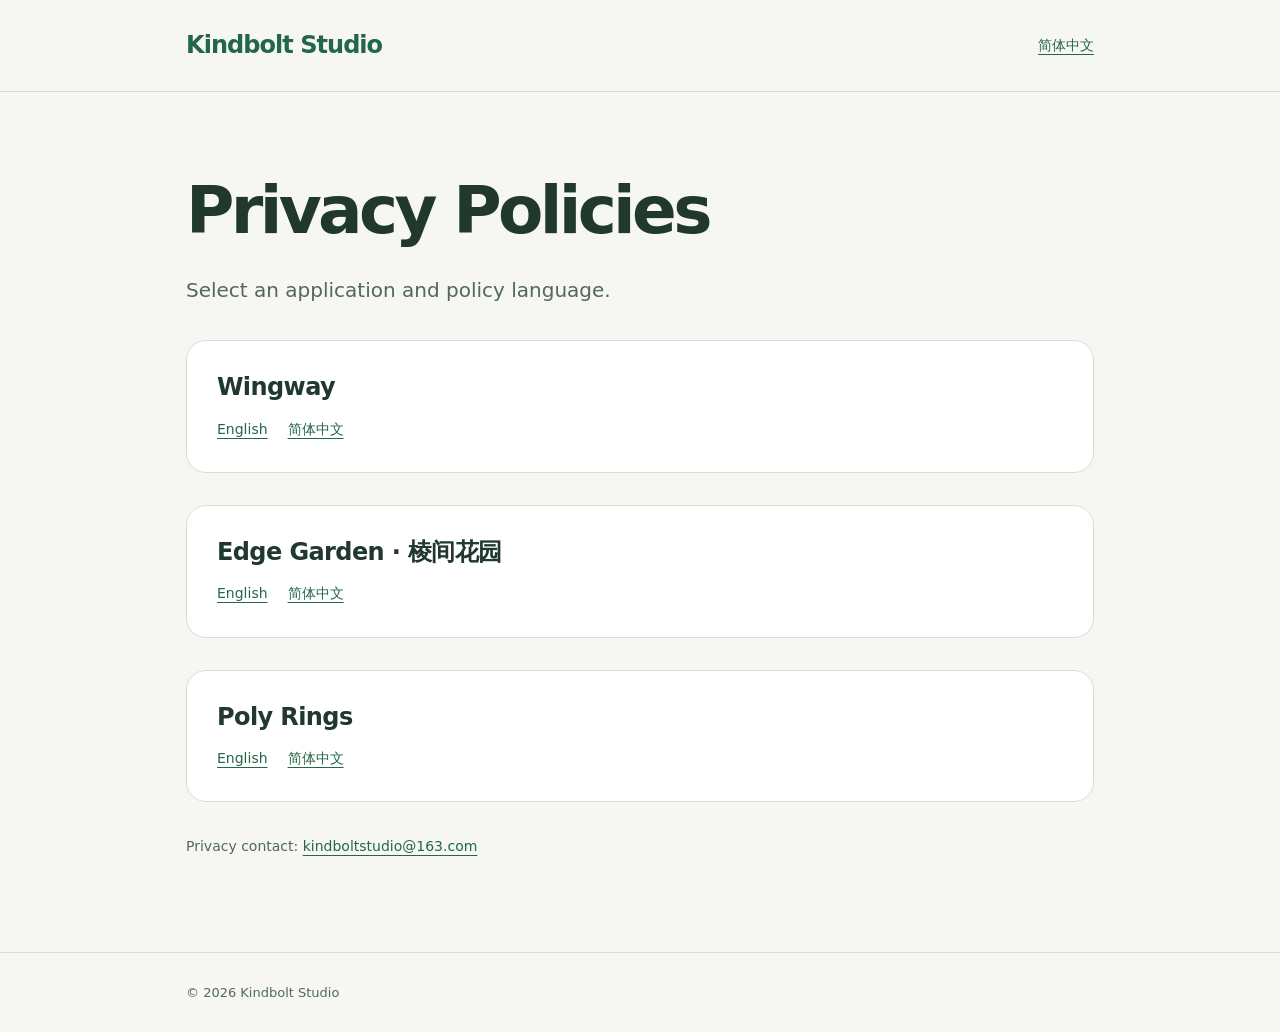
<file: index.html>
<!doctype html>
<html lang="en">
<head>
  <meta charset="utf-8">
  <meta name="viewport" content="width=device-width, initial-scale=1">
  <meta name="description" content="Privacy policies for Kindbolt Studio applications in English and Chinese.">
  <title>Privacy Policies | Kindbolt Studio</title>
  <link rel="stylesheet" href="assets/style.css">
</head>
<body>
  <header><div class="wrap"><nav aria-label="Main navigation">
    <a class="brand" href="index.html">Kindbolt Studio</a>
    <div class="links"><a href="zh.html" lang="zh-CN">简体中文</a></div>
  </nav></div></header>
  <main><div class="wrap">
    <h1>Privacy Policies</h1>
    <p class="intro">Select an application and policy language.</p>
    <article class="card">
      <h2>Wingway</h2>
      <div class="links" aria-label="Wingway privacy policy languages">
        <a href="privacy/wingway/" lang="en">English</a>
        <a href="privacy/wingway/zh.html" lang="zh-CN">简体中文</a>
      </div>
    </article>
    <article class="card">
      <h2>Edge Garden · 棱间花园</h2>
      <div class="links" aria-label="Edge Garden privacy policy languages">
        <a href="privacy/edge-garden/" lang="en">English</a>
        <a href="privacy/edge-garden/zh.html" lang="zh-CN">简体中文</a>
      </div>
    </article>
    <article class="card">
      <h2>Poly Rings</h2>
      <div class="links" aria-label="Poly Rings privacy policy languages">
        <a href="privacy/poly-rings/" lang="en">English</a>
        <a href="privacy/poly-rings/zh.html" lang="zh-CN">简体中文</a>
      </div>
    </article>
    <p class="meta">Privacy contact: <a href="mailto:kindboltstudio@163.com">kindboltstudio@163.com</a></p>
  </div></main>
  <footer><div class="wrap">© 2026 Kindbolt Studio</div></footer>
</body>
</html>
</file>
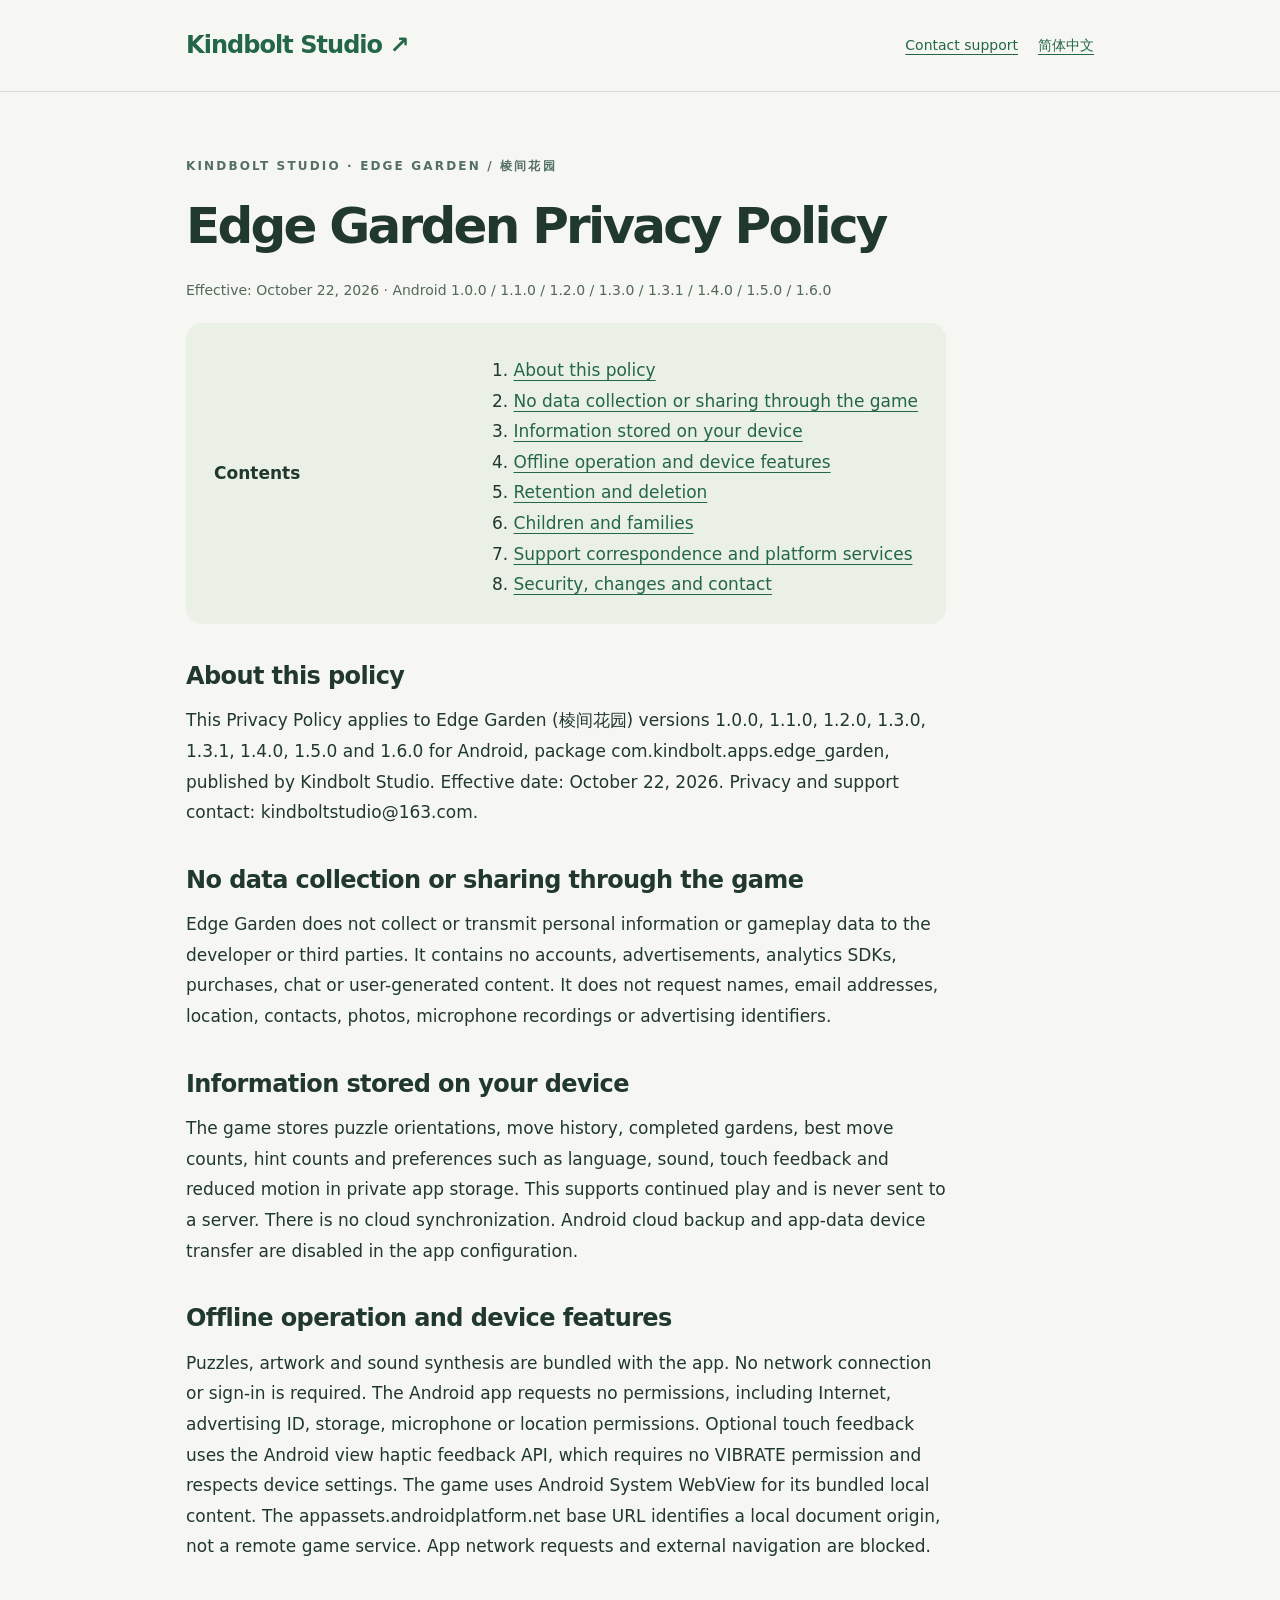
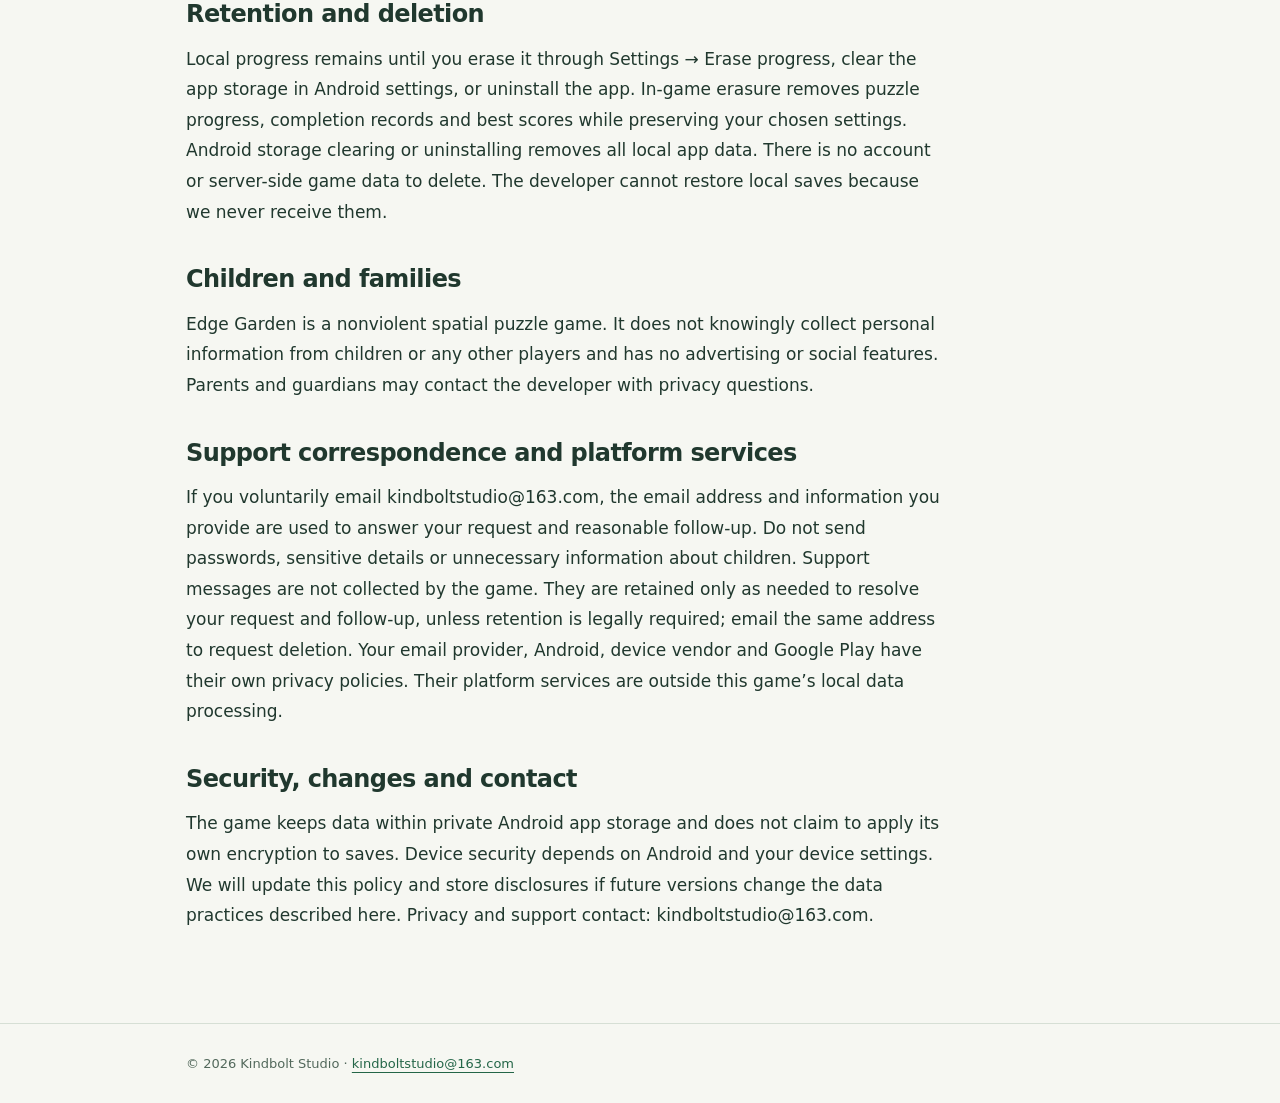
<file: privacy/edge-garden/index.html>
<!doctype html>
<html lang="en"><head><meta charset="utf-8"><meta name="viewport" content="width=device-width, initial-scale=1"><meta name="description" content="Edge Garden Privacy Policy — Kindbolt Studio"><title>Edge Garden Privacy Policy | Kindbolt Studio</title><link rel="stylesheet" href="../../assets/style.css"></head><body><header><div class="wrap"><nav aria-label="Main navigation"><a class="brand" href="../../index.html">Kindbolt Studio ↗</a><div class="links"><a href="mailto:kindboltstudio@163.com">Contact support</a><a href="zh.html" lang="zh-CN">简体中文</a></div></nav></div></header><main><div class="wrap"><article class="policy"><p class="eyebrow">Kindbolt Studio · Edge Garden / 棱间花园</p><h1>Edge Garden Privacy Policy</h1><p class="meta">Effective: October 22, 2026 · Android 1.0.0 / 1.1.0 / 1.2.0 / 1.3.0 / 1.3.1 / 1.4.0 / 1.5.0 / 1.6.0</p><nav class="toc" aria-label="Policy contents"><strong>Contents</strong><ol><li><a href="#section-1">About this policy</a></li><li><a href="#section-2">No data collection or sharing through the game</a></li><li><a href="#section-3">Information stored on your device</a></li><li><a href="#section-4">Offline operation and device features</a></li><li><a href="#section-5">Retention and deletion</a></li><li><a href="#section-6">Children and families</a></li><li><a href="#section-7">Support correspondence and platform services</a></li><li><a href="#section-8">Security, changes and contact</a></li></ol></nav><section id="section-1"><h2>About this policy</h2><p>This Privacy Policy applies to Edge Garden (棱间花园) versions 1.0.0, 1.1.0, 1.2.0, 1.3.0, 1.3.1, 1.4.0, 1.5.0 and 1.6.0 for Android, package com.kindbolt.apps.edge_garden, published by Kindbolt Studio. Effective date: October 22, 2026. Privacy and support contact: kindboltstudio@163.com.</p></section>
<section id="section-2"><h2>No data collection or sharing through the game</h2><p>Edge Garden does not collect or transmit personal information or gameplay data to the developer or third parties. It contains no accounts, advertisements, analytics SDKs, purchases, chat or user-generated content. It does not request names, email addresses, location, contacts, photos, microphone recordings or advertising identifiers.</p></section>
<section id="section-3"><h2>Information stored on your device</h2><p>The game stores puzzle orientations, move history, completed gardens, best move counts, hint counts and preferences such as language, sound, touch feedback and reduced motion in private app storage. This supports continued play and is never sent to a server. There is no cloud synchronization. Android cloud backup and app-data device transfer are disabled in the app configuration.</p></section>
<section id="section-4"><h2>Offline operation and device features</h2><p>Puzzles, artwork and sound synthesis are bundled with the app. No network connection or sign-in is required. The Android app requests no permissions, including Internet, advertising ID, storage, microphone or location permissions. Optional touch feedback uses the Android view haptic feedback API, which requires no VIBRATE permission and respects device settings. The game uses Android System WebView for its bundled local content. The appassets.androidplatform.net base URL identifies a local document origin, not a remote game service. App network requests and external navigation are blocked.</p></section>
<section id="section-5"><h2>Retention and deletion</h2><p>Local progress remains until you erase it through Settings → Erase progress, clear the app storage in Android settings, or uninstall the app. In-game erasure removes puzzle progress, completion records and best scores while preserving your chosen settings. Android storage clearing or uninstalling removes all local app data. There is no account or server-side game data to delete. The developer cannot restore local saves because we never receive them.</p></section>
<section id="section-6"><h2>Children and families</h2><p>Edge Garden is a nonviolent spatial puzzle game. It does not knowingly collect personal information from children or any other players and has no advertising or social features. Parents and guardians may contact the developer with privacy questions.</p></section>
<section id="section-7"><h2>Support correspondence and platform services</h2><p>If you voluntarily email kindboltstudio@163.com, the email address and information you provide are used to answer your request and reasonable follow-up. Do not send passwords, sensitive details or unnecessary information about children. Support messages are not collected by the game. They are retained only as needed to resolve your request and follow-up, unless retention is legally required; email the same address to request deletion. Your email provider, Android, device vendor and Google Play have their own privacy policies. Their platform services are outside this game’s local data processing.</p></section>
<section id="section-8"><h2>Security, changes and contact</h2><p>The game keeps data within private Android app storage and does not claim to apply its own encryption to saves. Device security depends on Android and your device settings. We will update this policy and store disclosures if future versions change the data practices described here. Privacy and support contact: kindboltstudio@163.com.</p></section></article></div></main><footer><div class="wrap">© 2026 Kindbolt Studio · <a href="mailto:kindboltstudio@163.com">kindboltstudio@163.com</a></div></footer></body></html>
</file>
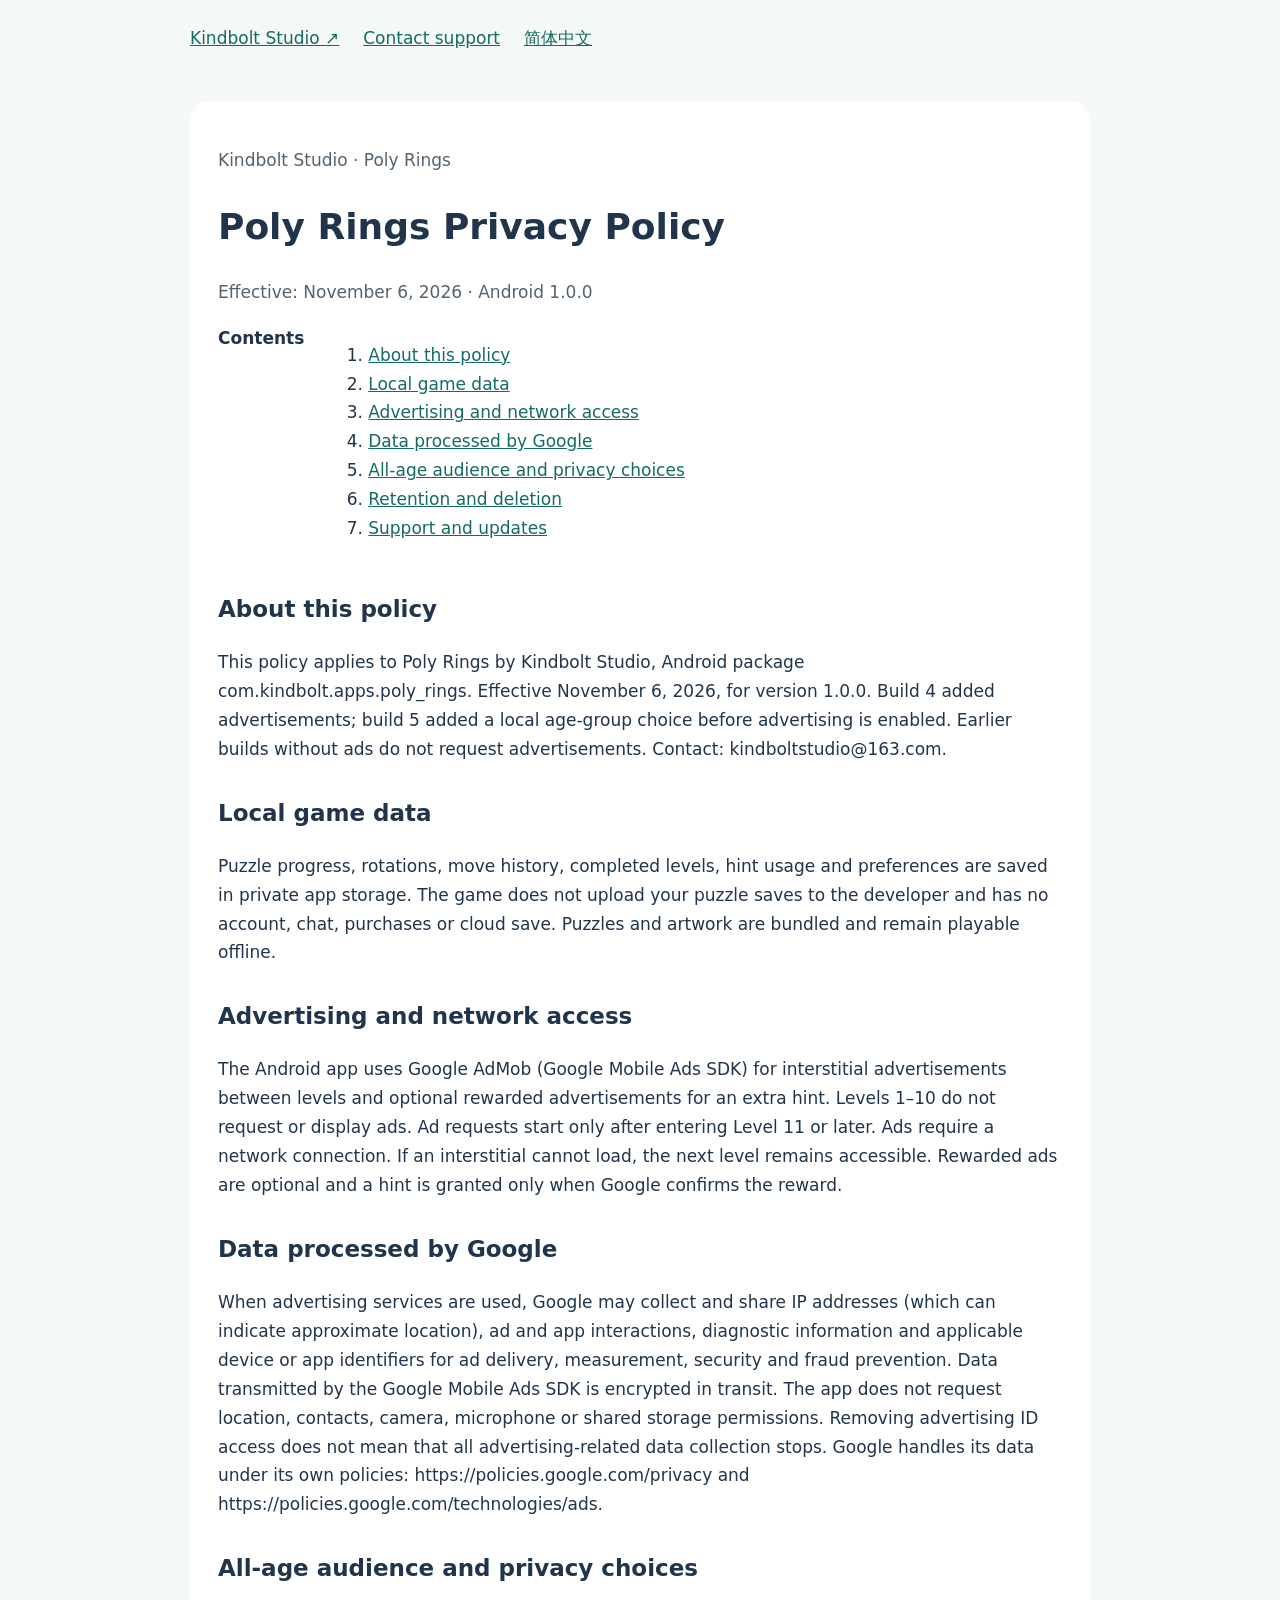
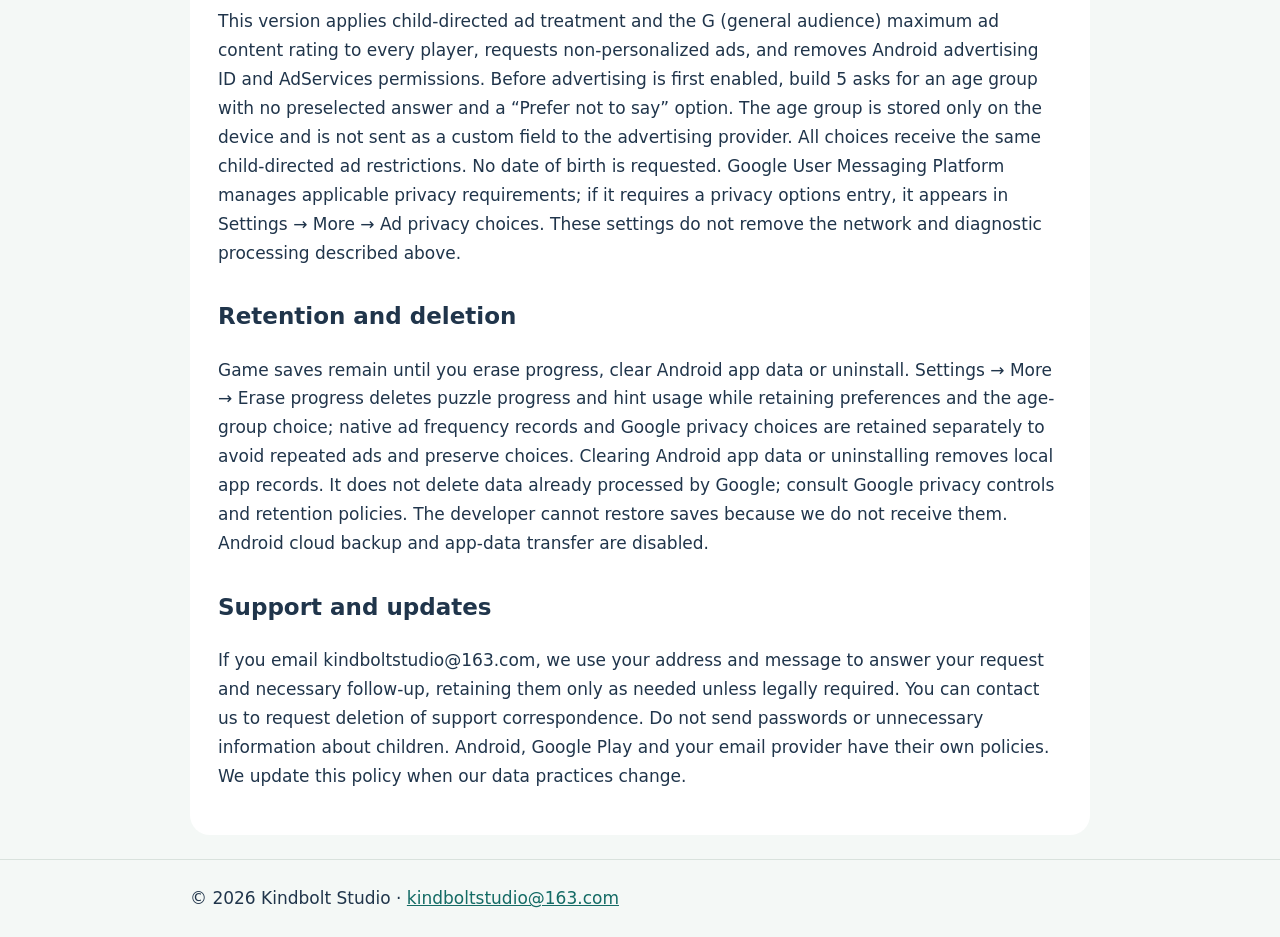
<file: privacy/poly-rings/index.html>
<!doctype html>
<html lang="en"><head><meta charset="utf-8"><meta name="viewport" content="width=device-width, initial-scale=1"><meta name="description" content="Poly Rings Privacy Policy — Kindbolt Studio"><title>Poly Rings Privacy Policy | Kindbolt Studio</title><link rel="stylesheet" href="style.css"></head><body><header><div class="wrap"><nav aria-label="Main navigation"><a class="brand" href="../../index.html">Kindbolt Studio ↗</a><div class="links"><a href="mailto:kindboltstudio@163.com">Contact support</a><a href="zh.html" lang="zh-CN">简体中文</a></div></nav></div></header><main><div class="wrap"><article class="policy"><p class="eyebrow">Kindbolt Studio · Poly Rings</p><h1>Poly Rings Privacy Policy</h1><p class="meta">Effective: November 6, 2026 · Android 1.0.0</p><nav class="toc" aria-label="Policy contents"><strong>Contents</strong><ol><li><a href="#section-1">About this policy</a></li><li><a href="#section-2">Local game data</a></li><li><a href="#section-3">Advertising and network access</a></li><li><a href="#section-4">Data processed by Google</a></li><li><a href="#section-5">All-age audience and privacy choices</a></li><li><a href="#section-6">Retention and deletion</a></li><li><a href="#section-7">Support and updates</a></li></ol></nav><section id="section-1"><h2>About this policy</h2><p>This policy applies to Poly Rings by Kindbolt Studio, Android package com.kindbolt.apps.poly_rings. Effective November 6, 2026, for version 1.0.0. Build 4 added advertisements; build 5 added a local age-group choice before advertising is enabled. Earlier builds without ads do not request advertisements. Contact: kindboltstudio@163.com.</p></section>
<section id="section-2"><h2>Local game data</h2><p>Puzzle progress, rotations, move history, completed levels, hint usage and preferences are saved in private app storage. The game does not upload your puzzle saves to the developer and has no account, chat, purchases or cloud save. Puzzles and artwork are bundled and remain playable offline.</p></section>
<section id="section-3"><h2>Advertising and network access</h2><p>The Android app uses Google AdMob (Google Mobile Ads SDK) for interstitial advertisements between levels and optional rewarded advertisements for an extra hint. Levels 1–10 do not request or display ads. Ad requests start only after entering Level 11 or later. Ads require a network connection. If an interstitial cannot load, the next level remains accessible. Rewarded ads are optional and a hint is granted only when Google confirms the reward.</p></section>
<section id="section-4"><h2>Data processed by Google</h2><p>When advertising services are used, Google may collect and share IP addresses (which can indicate approximate location), ad and app interactions, diagnostic information and applicable device or app identifiers for ad delivery, measurement, security and fraud prevention. Data transmitted by the Google Mobile Ads SDK is encrypted in transit. The app does not request location, contacts, camera, microphone or shared storage permissions. Removing advertising ID access does not mean that all advertising-related data collection stops. Google handles its data under its own policies: https://policies.google.com/privacy and https://policies.google.com/technologies/ads.</p></section>
<section id="section-5"><h2>All-age audience and privacy choices</h2><p>This version applies child-directed ad treatment and the G (general audience) maximum ad content rating to every player, requests non-personalized ads, and removes Android advertising ID and AdServices permissions. Before advertising is first enabled, build 5 asks for an age group with no preselected answer and a “Prefer not to say” option. The age group is stored only on the device and is not sent as a custom field to the advertising provider. All choices receive the same child-directed ad restrictions. No date of birth is requested. Google User Messaging Platform manages applicable privacy requirements; if it requires a privacy options entry, it appears in Settings → More → Ad privacy choices. These settings do not remove the network and diagnostic processing described above.</p></section>
<section id="section-6"><h2>Retention and deletion</h2><p>Game saves remain until you erase progress, clear Android app data or uninstall. Settings → More → Erase progress deletes puzzle progress and hint usage while retaining preferences and the age-group choice; native ad frequency records and Google privacy choices are retained separately to avoid repeated ads and preserve choices. Clearing Android app data or uninstalling removes local app records. It does not delete data already processed by Google; consult Google privacy controls and retention policies. The developer cannot restore saves because we do not receive them. Android cloud backup and app-data transfer are disabled.</p></section>
<section id="section-7"><h2>Support and updates</h2><p>If you email kindboltstudio@163.com, we use your address and message to answer your request and necessary follow-up, retaining them only as needed unless legally required. You can contact us to request deletion of support correspondence. Do not send passwords or unnecessary information about children. Android, Google Play and your email provider have their own policies. We update this policy when our data practices change.</p></section></article></div></main><footer><div class="wrap">© 2026 Kindbolt Studio · <a href="mailto:kindboltstudio@163.com">kindboltstudio@163.com</a></div></footer></body></html>
</file>
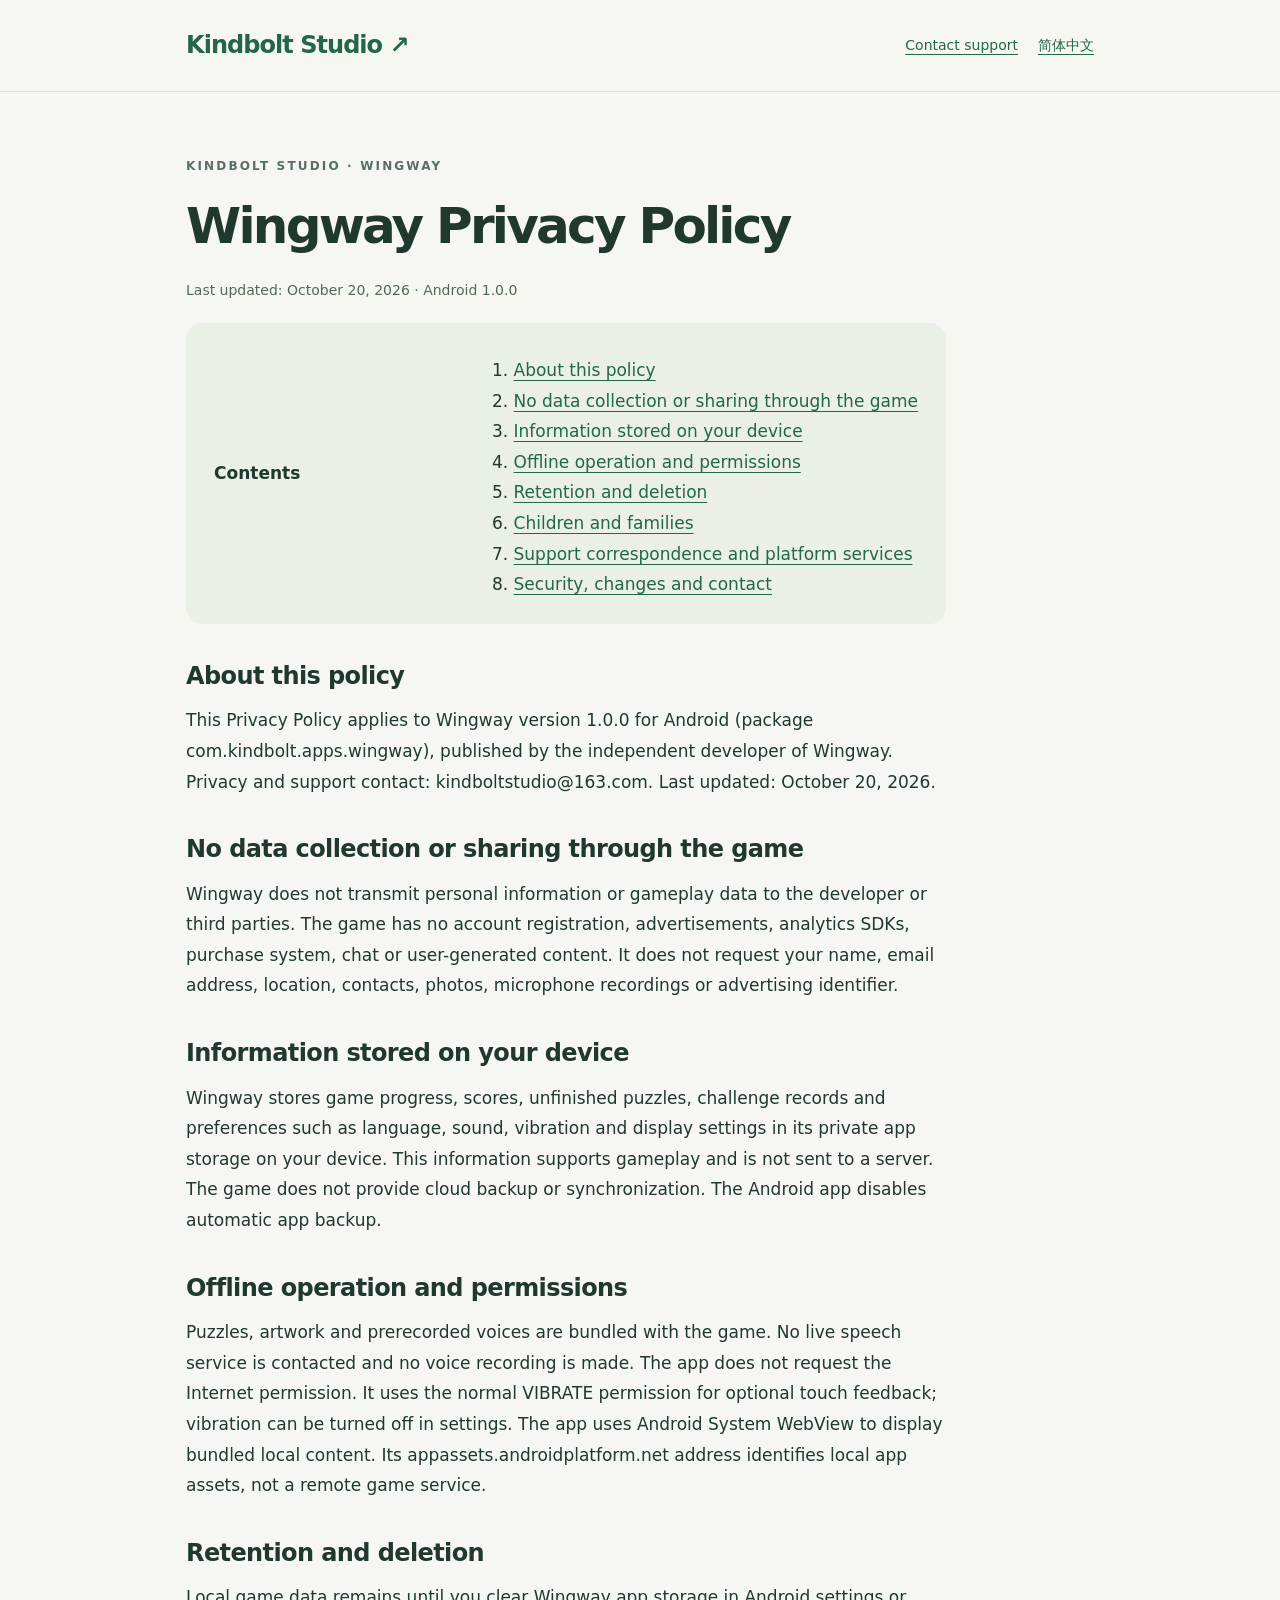
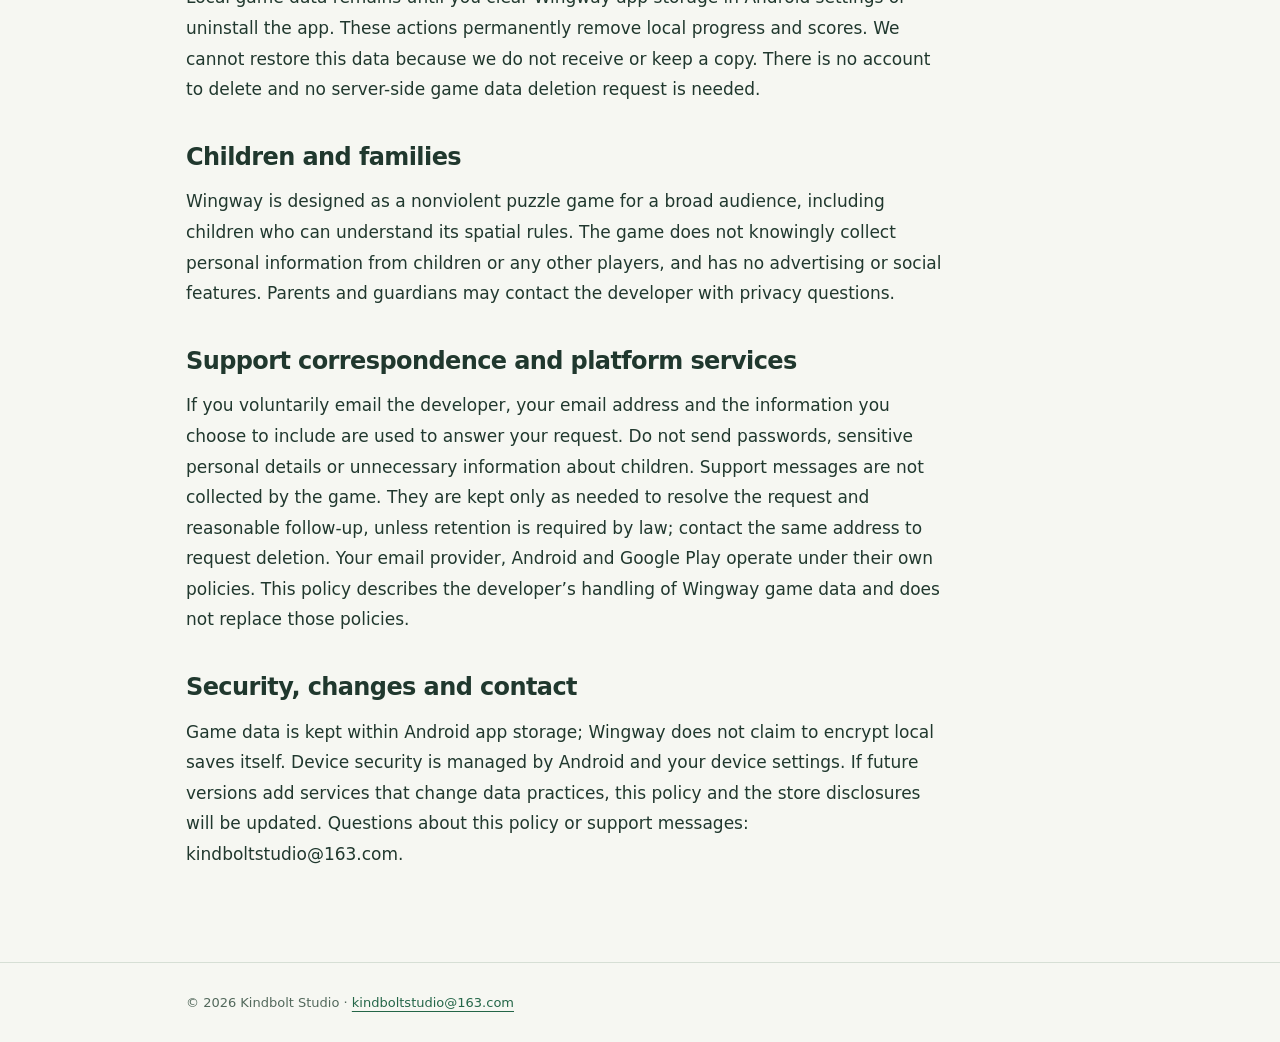
<file: privacy/wingway/index.html>
<!doctype html>
<html lang="en"><head><meta charset="utf-8"><meta name="viewport" content="width=device-width, initial-scale=1"><meta name="description" content="Wingway Privacy Policy — Kindbolt Studio game privacy and support."><title>Wingway Privacy Policy | Kindbolt Studio</title><link rel="stylesheet" href="../../assets/style.css"></head><body><header><div class="wrap"><nav aria-label="Main navigation"><a class="brand" href="../../index.html">Kindbolt Studio<span aria-hidden="true"> ↗</span></a><div class="links"><a href="mailto:kindboltstudio@163.com">Contact support</a><a href="zh.html" lang="zh-CN">简体中文</a></div></nav></div></header><main><div class="wrap"><article class="policy"><p class="eyebrow">Kindbolt Studio · Wingway</p><h1>Wingway Privacy Policy</h1><p class="meta">Last updated: October 20, 2026 · Android 1.0.0</p><nav class="toc" aria-label="Policy contents"><strong>Contents</strong><ol>
<li><a href="#section-1">About this policy</a></li>
<li><a href="#section-2">No data collection or sharing through the game</a></li>
<li><a href="#section-3">Information stored on your device</a></li>
<li><a href="#section-4">Offline operation and permissions</a></li>
<li><a href="#section-5">Retention and deletion</a></li>
<li><a href="#section-6">Children and families</a></li>
<li><a href="#section-7">Support correspondence and platform services</a></li>
<li><a href="#section-8">Security, changes and contact</a></li>
</ol></nav><section id="section-1">
<h2>About this policy</h2>
<p>This Privacy Policy applies to Wingway version 1.0.0 for Android (package com.kindbolt.apps.wingway), published by the independent developer of Wingway. Privacy and support contact: kindboltstudio@163.com. Last updated: October 20, 2026.</p>
</section>
<section id="section-2">
<h2>No data collection or sharing through the game</h2>
<p>Wingway does not transmit personal information or gameplay data to the developer or third parties. The game has no account registration, advertisements, analytics SDKs, purchase system, chat or user-generated content. It does not request your name, email address, location, contacts, photos, microphone recordings or advertising identifier.</p>
</section>
<section id="section-3">
<h2>Information stored on your device</h2>
<p>Wingway stores game progress, scores, unfinished puzzles, challenge records and preferences such as language, sound, vibration and display settings in its private app storage on your device. This information supports gameplay and is not sent to a server. The game does not provide cloud backup or synchronization. The Android app disables automatic app backup.</p>
</section>
<section id="section-4">
<h2>Offline operation and permissions</h2>
<p>Puzzles, artwork and prerecorded voices are bundled with the game. No live speech service is contacted and no voice recording is made. The app does not request the Internet permission. It uses the normal VIBRATE permission for optional touch feedback; vibration can be turned off in settings. The app uses Android System WebView to display bundled local content. Its appassets.androidplatform.net address identifies local app assets, not a remote game service.</p>
</section>
<section id="section-5">
<h2>Retention and deletion</h2>
<p>Local game data remains until you clear Wingway app storage in Android settings or uninstall the app. These actions permanently remove local progress and scores. We cannot restore this data because we do not receive or keep a copy. There is no account to delete and no server-side game data deletion request is needed.</p>
</section>
<section id="section-6">
<h2>Children and families</h2>
<p>Wingway is designed as a nonviolent puzzle game for a broad audience, including children who can understand its spatial rules. The game does not knowingly collect personal information from children or any other players, and has no advertising or social features. Parents and guardians may contact the developer with privacy questions.</p>
</section>
<section id="section-7">
<h2>Support correspondence and platform services</h2>
<p>If you voluntarily email the developer, your email address and the information you choose to include are used to answer your request. Do not send passwords, sensitive personal details or unnecessary information about children. Support messages are not collected by the game. They are kept only as needed to resolve the request and reasonable follow-up, unless retention is required by law; contact the same address to request deletion. Your email provider, Android and Google Play operate under their own policies. This policy describes the developer’s handling of Wingway game data and does not replace those policies.</p>
</section>
<section id="section-8">
<h2>Security, changes and contact</h2>
<p>Game data is kept within Android app storage; Wingway does not claim to encrypt local saves itself. Device security is managed by Android and your device settings. If future versions add services that change data practices, this policy and the store disclosures will be updated. Questions about this policy or support messages: kindboltstudio@163.com.</p>
</section>
</article></div></main><footer><div class="wrap">© 2026 Kindbolt Studio · <a href="mailto:kindboltstudio@163.com">kindboltstudio@163.com</a></div></footer></body></html>
</file>
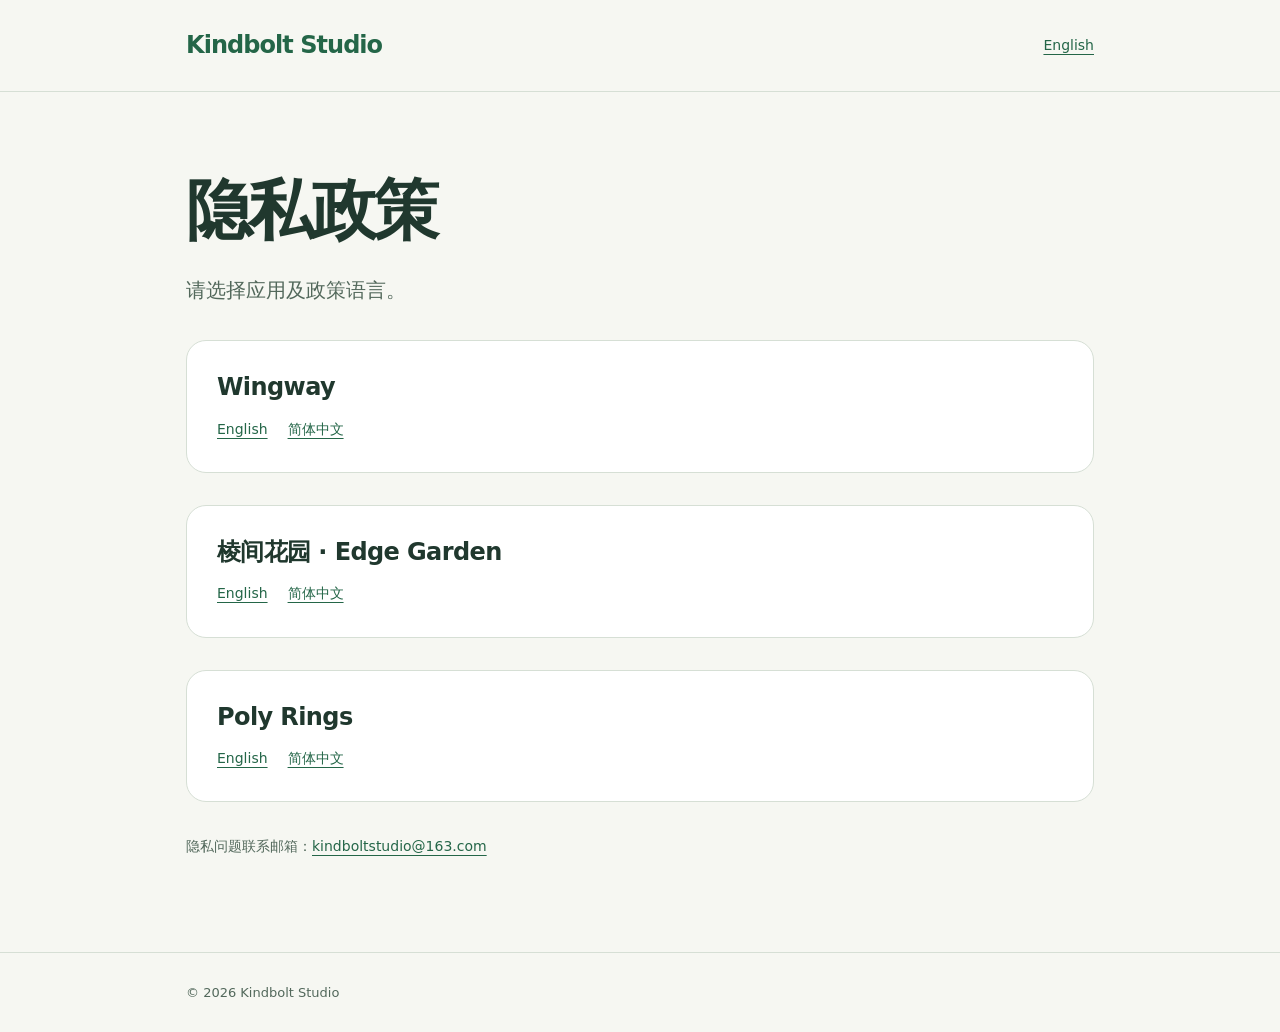
<file: zh.html>
<!doctype html>
<html lang="zh-CN">
<head>
  <meta charset="utf-8">
  <meta name="viewport" content="width=device-width, initial-scale=1">
  <meta name="description" content="查看 Kindbolt Studio 应用的中英文隐私政策。">
  <title>隐私政策 | Kindbolt Studio</title>
  <link rel="stylesheet" href="assets/style.css">
</head>
<body>
  <header><div class="wrap"><nav aria-label="主导航">
    <a class="brand" href="zh.html">Kindbolt Studio</a>
    <div class="links"><a href="index.html" lang="en">English</a></div>
  </nav></div></header>
  <main><div class="wrap">
    <h1>隐私政策</h1>
    <p class="intro">请选择应用及政策语言。</p>
    <article class="card">
      <h2>Wingway</h2>
      <div class="links" aria-label="Wingway 隐私政策语言">
        <a href="privacy/wingway/" lang="en">English</a>
        <a href="privacy/wingway/zh.html" lang="zh-CN">简体中文</a>
      </div>
    </article>
    <article class="card">
      <h2>棱间花园 · Edge Garden</h2>
      <div class="links" aria-label="棱间花园隐私政策语言">
        <a href="privacy/edge-garden/" lang="en">English</a>
        <a href="privacy/edge-garden/zh.html" lang="zh-CN">简体中文</a>
      </div>
    </article>
    <article class="card">
      <h2>Poly Rings</h2>
      <div class="links" aria-label="Poly Rings privacy policy languages">
        <a href="privacy/poly-rings/" lang="en">English</a>
        <a href="privacy/poly-rings/zh.html" lang="zh-CN">简体中文</a>
      </div>
    </article>
    <p class="meta">隐私问题联系邮箱：<a href="mailto:kindboltstudio@163.com">kindboltstudio@163.com</a></p>
  </div></main>
  <footer><div class="wrap">© 2026 Kindbolt Studio</div></footer>
</body>
</html>
</file>
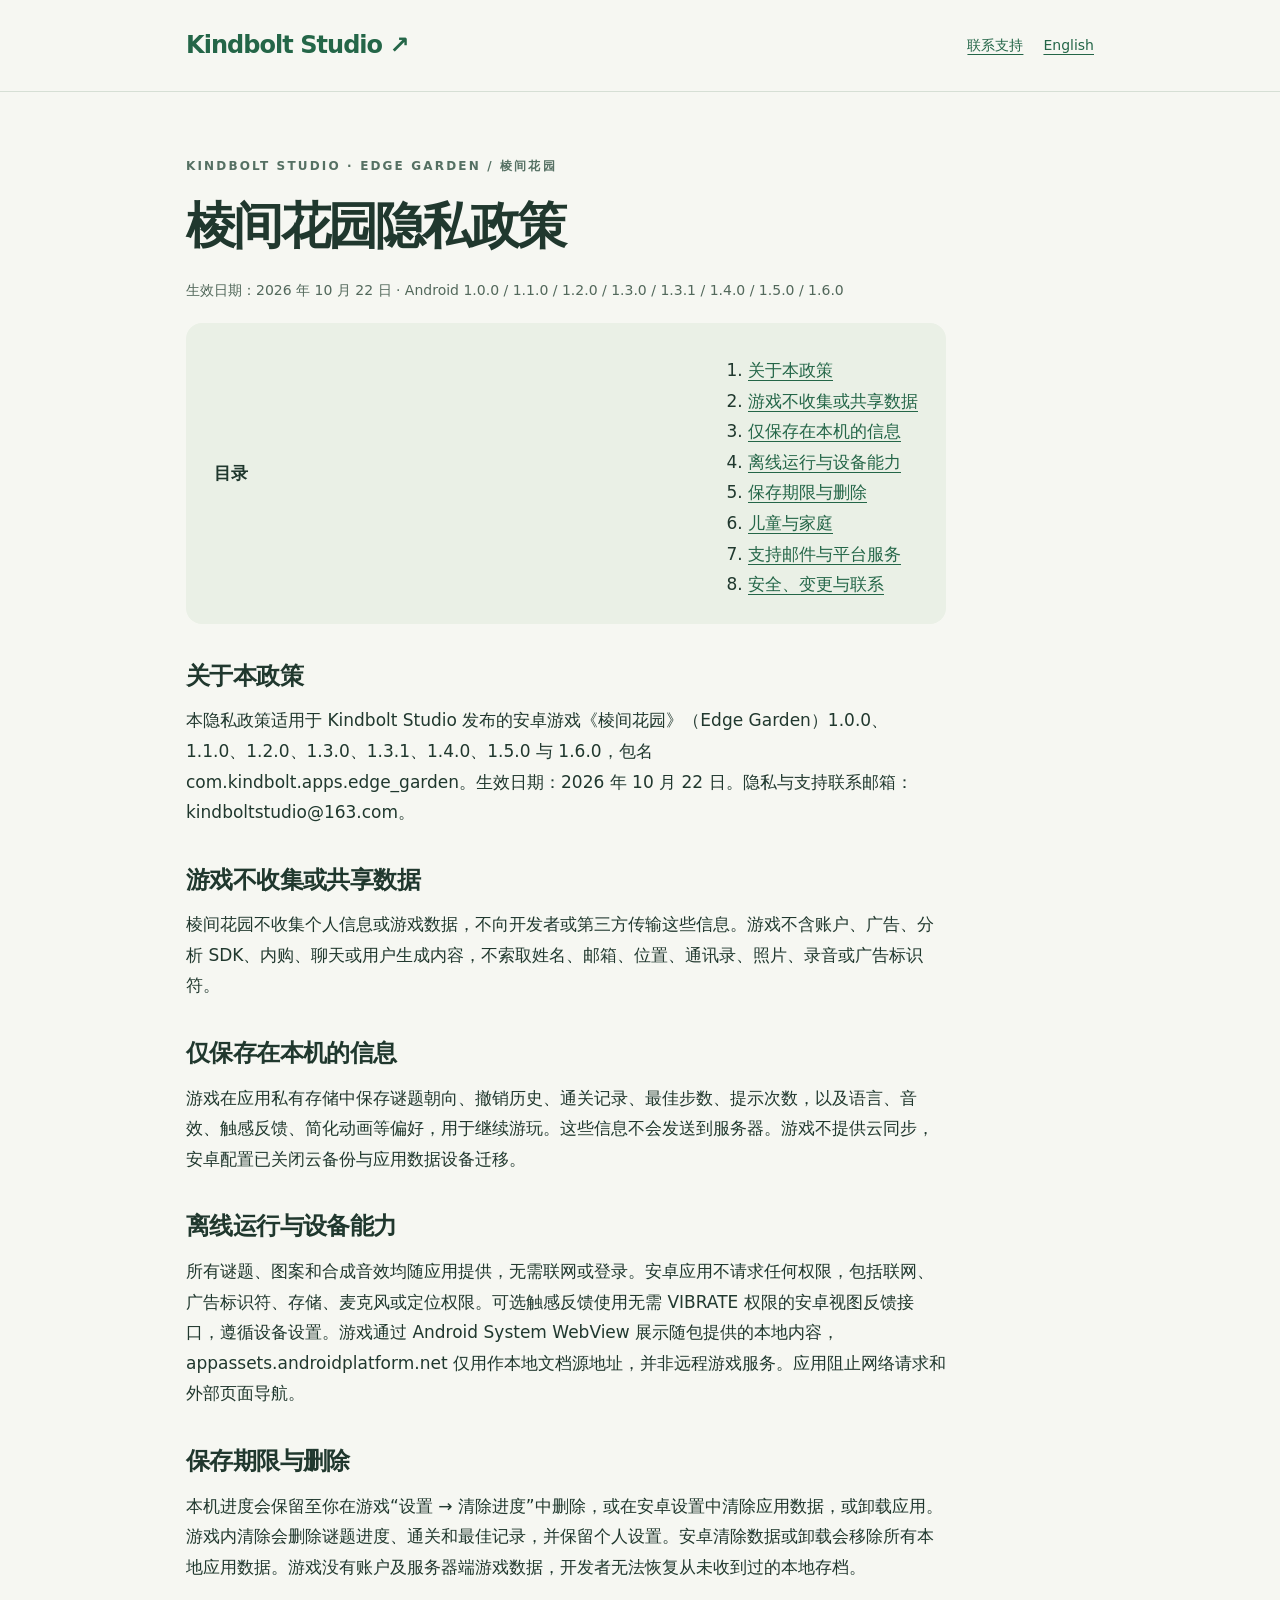
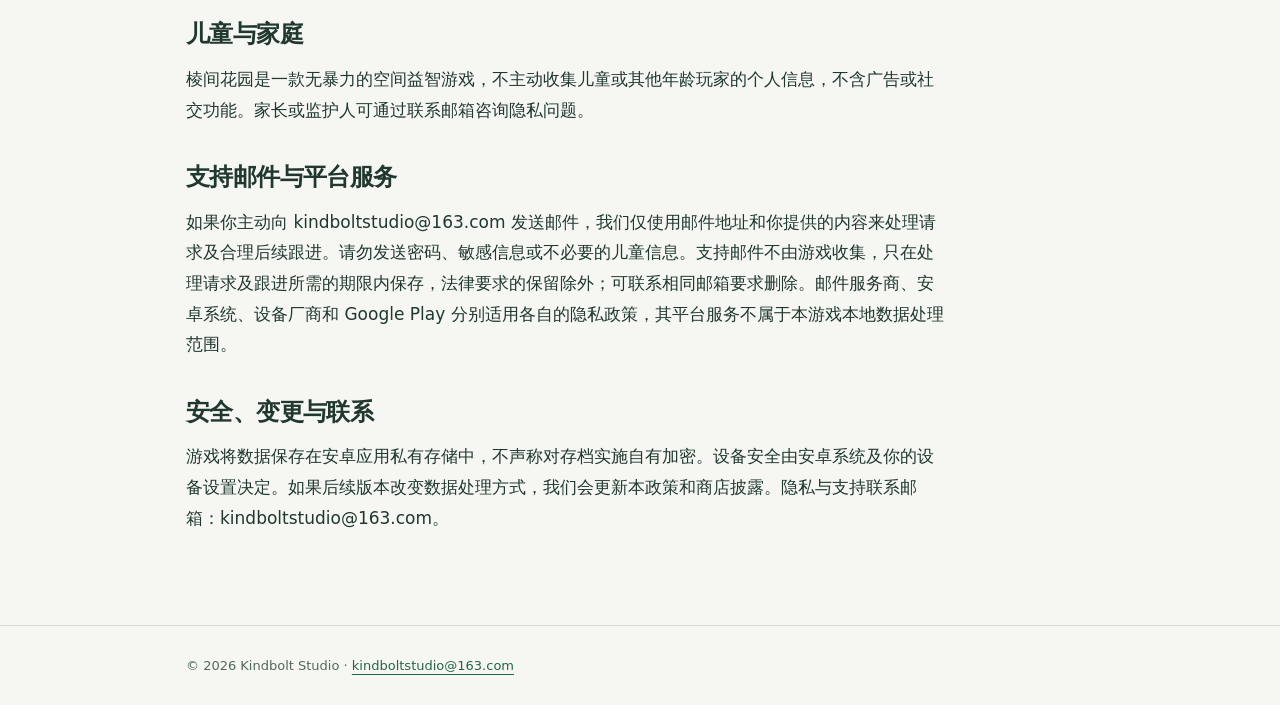
<file: privacy/edge-garden/zh.html>
<!doctype html>
<html lang="zh-CN"><head><meta charset="utf-8"><meta name="viewport" content="width=device-width, initial-scale=1"><meta name="description" content="棱间花园隐私政策 — Kindbolt Studio"><title>棱间花园隐私政策 | Kindbolt Studio</title><link rel="stylesheet" href="../../assets/style.css"></head><body><header><div class="wrap"><nav aria-label="主导航"><a class="brand" href="../../zh.html">Kindbolt Studio ↗</a><div class="links"><a href="mailto:kindboltstudio@163.com">联系支持</a><a href="index.html" lang="en">English</a></div></nav></div></header><main><div class="wrap"><article class="policy"><p class="eyebrow">Kindbolt Studio · Edge Garden / 棱间花园</p><h1>棱间花园隐私政策</h1><p class="meta">生效日期：2026 年 10 月 22 日 · Android 1.0.0 / 1.1.0 / 1.2.0 / 1.3.0 / 1.3.1 / 1.4.0 / 1.5.0 / 1.6.0</p><nav class="toc" aria-label="政策目录"><strong>目录</strong><ol><li><a href="#section-1">关于本政策</a></li><li><a href="#section-2">游戏不收集或共享数据</a></li><li><a href="#section-3">仅保存在本机的信息</a></li><li><a href="#section-4">离线运行与设备能力</a></li><li><a href="#section-5">保存期限与删除</a></li><li><a href="#section-6">儿童与家庭</a></li><li><a href="#section-7">支持邮件与平台服务</a></li><li><a href="#section-8">安全、变更与联系</a></li></ol></nav><section id="section-1"><h2>关于本政策</h2><p>本隐私政策适用于 Kindbolt Studio 发布的安卓游戏《棱间花园》（Edge Garden）1.0.0、1.1.0、1.2.0、1.3.0、1.3.1、1.4.0、1.5.0 与 1.6.0，包名 com.kindbolt.apps.edge_garden。生效日期：2026 年 10 月 22 日。隐私与支持联系邮箱：kindboltstudio@163.com。</p></section>
<section id="section-2"><h2>游戏不收集或共享数据</h2><p>棱间花园不收集个人信息或游戏数据，不向开发者或第三方传输这些信息。游戏不含账户、广告、分析 SDK、内购、聊天或用户生成内容，不索取姓名、邮箱、位置、通讯录、照片、录音或广告标识符。</p></section>
<section id="section-3"><h2>仅保存在本机的信息</h2><p>游戏在应用私有存储中保存谜题朝向、撤销历史、通关记录、最佳步数、提示次数，以及语言、音效、触感反馈、简化动画等偏好，用于继续游玩。这些信息不会发送到服务器。游戏不提供云同步，安卓配置已关闭云备份与应用数据设备迁移。</p></section>
<section id="section-4"><h2>离线运行与设备能力</h2><p>所有谜题、图案和合成音效均随应用提供，无需联网或登录。安卓应用不请求任何权限，包括联网、广告标识符、存储、麦克风或定位权限。可选触感反馈使用无需 VIBRATE 权限的安卓视图反馈接口，遵循设备设置。游戏通过 Android System WebView 展示随包提供的本地内容，appassets.androidplatform.net 仅用作本地文档源地址，并非远程游戏服务。应用阻止网络请求和外部页面导航。</p></section>
<section id="section-5"><h2>保存期限与删除</h2><p>本机进度会保留至你在游戏“设置 → 清除进度”中删除，或在安卓设置中清除应用数据，或卸载应用。游戏内清除会删除谜题进度、通关和最佳记录，并保留个人设置。安卓清除数据或卸载会移除所有本地应用数据。游戏没有账户及服务器端游戏数据，开发者无法恢复从未收到过的本地存档。</p></section>
<section id="section-6"><h2>儿童与家庭</h2><p>棱间花园是一款无暴力的空间益智游戏，不主动收集儿童或其他年龄玩家的个人信息，不含广告或社交功能。家长或监护人可通过联系邮箱咨询隐私问题。</p></section>
<section id="section-7"><h2>支持邮件与平台服务</h2><p>如果你主动向 kindboltstudio@163.com 发送邮件，我们仅使用邮件地址和你提供的内容来处理请求及合理后续跟进。请勿发送密码、敏感信息或不必要的儿童信息。支持邮件不由游戏收集，只在处理请求及跟进所需的期限内保存，法律要求的保留除外；可联系相同邮箱要求删除。邮件服务商、安卓系统、设备厂商和 Google Play 分别适用各自的隐私政策，其平台服务不属于本游戏本地数据处理范围。</p></section>
<section id="section-8"><h2>安全、变更与联系</h2><p>游戏将数据保存在安卓应用私有存储中，不声称对存档实施自有加密。设备安全由安卓系统及你的设备设置决定。如果后续版本改变数据处理方式，我们会更新本政策和商店披露。隐私与支持联系邮箱：kindboltstudio@163.com。</p></section></article></div></main><footer><div class="wrap">© 2026 Kindbolt Studio · <a href="mailto:kindboltstudio@163.com">kindboltstudio@163.com</a></div></footer></body></html>
</file>
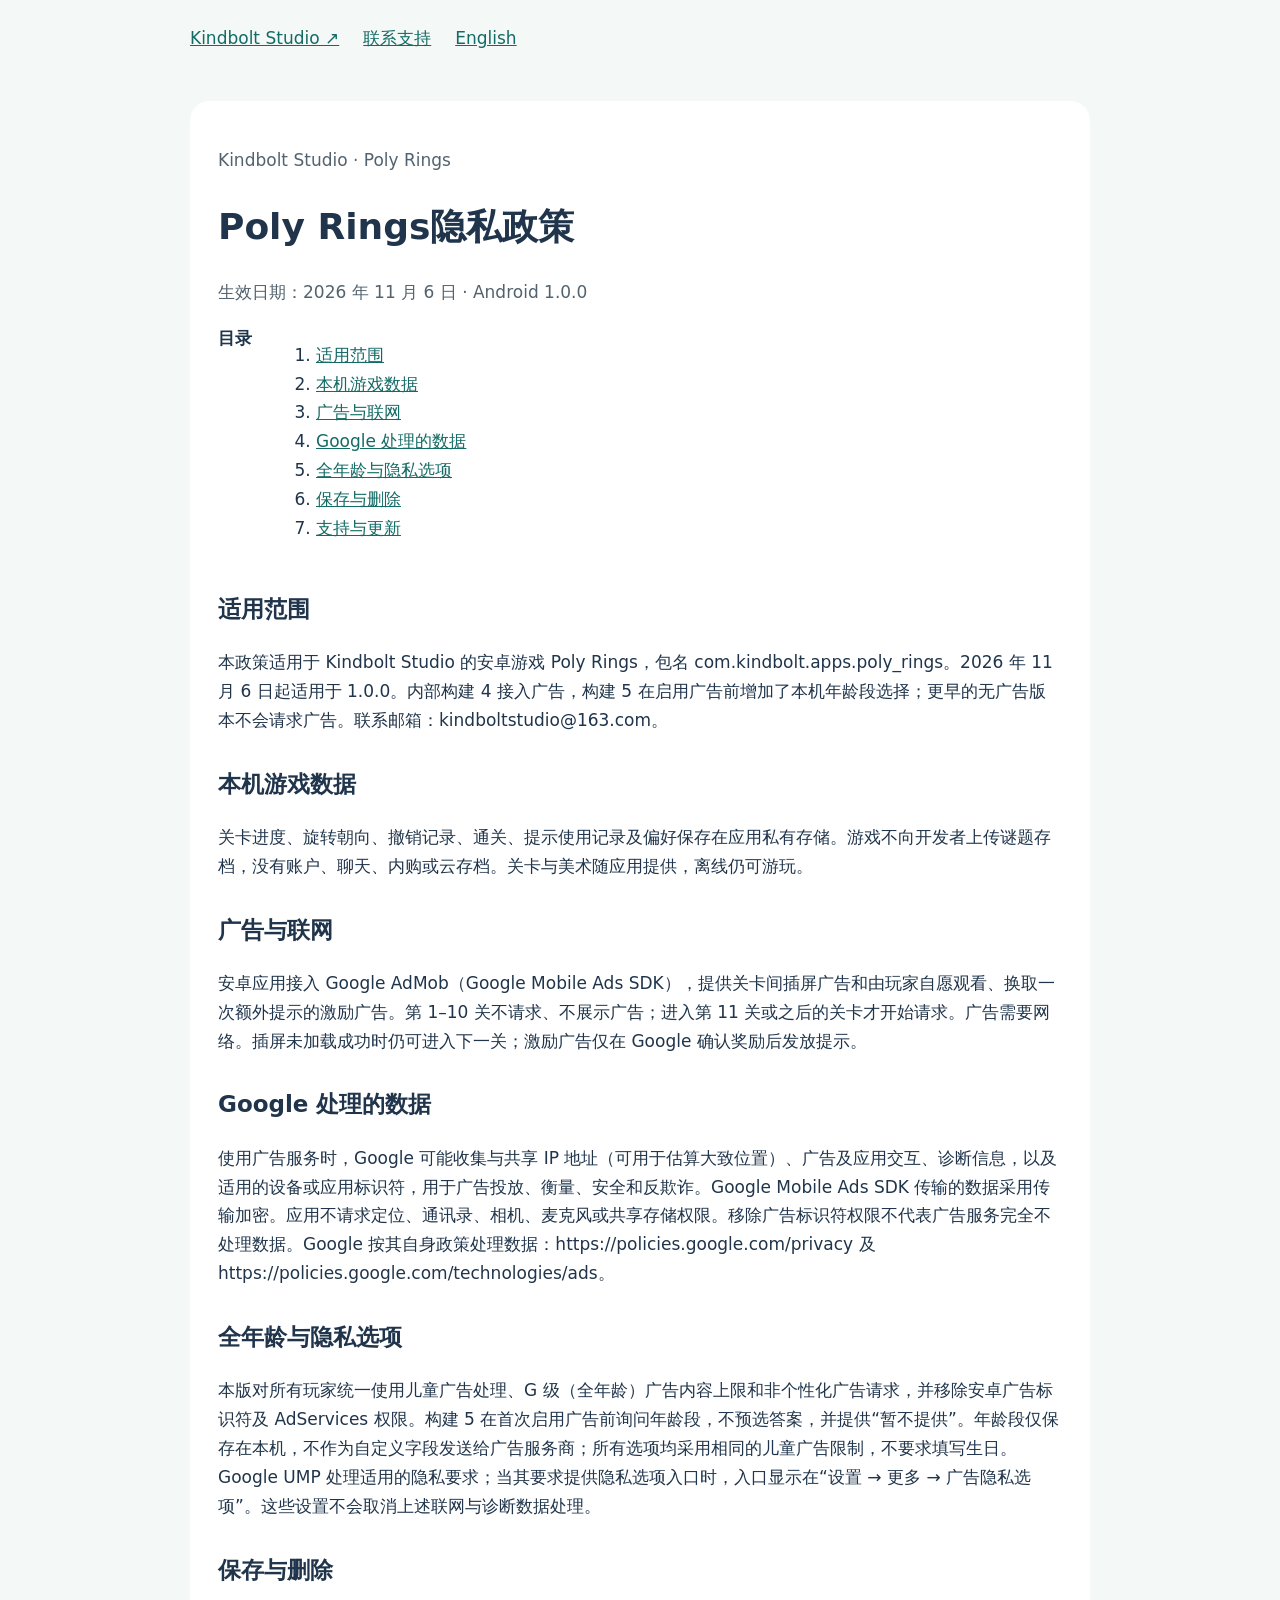
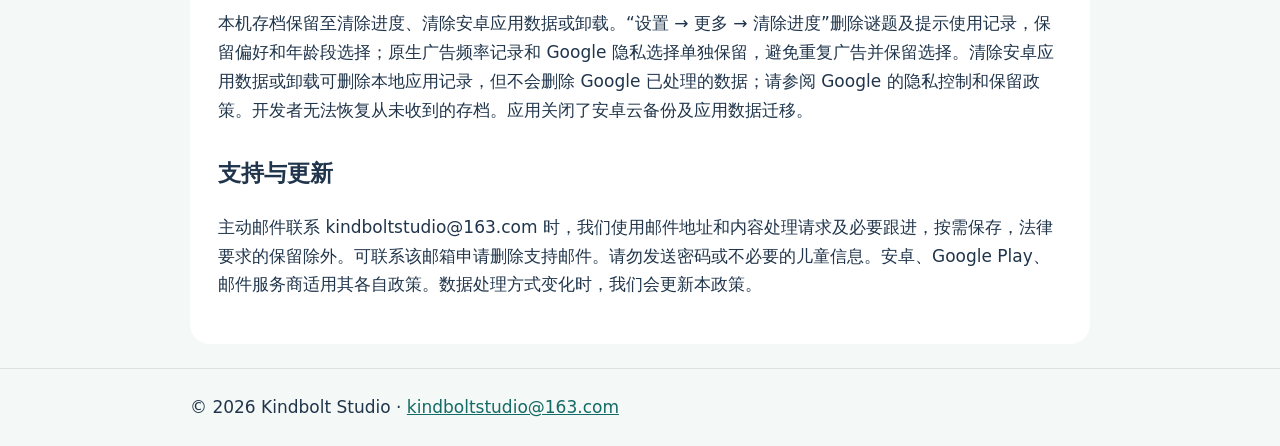
<file: privacy/poly-rings/zh.html>
<!doctype html>
<html lang="zh-CN"><head><meta charset="utf-8"><meta name="viewport" content="width=device-width, initial-scale=1"><meta name="description" content="Poly Rings隐私政策 — Kindbolt Studio"><title>Poly Rings隐私政策 | Kindbolt Studio</title><link rel="stylesheet" href="style.css"></head><body><header><div class="wrap"><nav aria-label="主导航"><a class="brand" href="../../zh.html">Kindbolt Studio ↗</a><div class="links"><a href="mailto:kindboltstudio@163.com">联系支持</a><a href="index.html" lang="en">English</a></div></nav></div></header><main><div class="wrap"><article class="policy"><p class="eyebrow">Kindbolt Studio · Poly Rings</p><h1>Poly Rings隐私政策</h1><p class="meta">生效日期：2026 年 11 月 6 日 · Android 1.0.0</p><nav class="toc" aria-label="政策目录"><strong>目录</strong><ol><li><a href="#section-1">适用范围</a></li><li><a href="#section-2">本机游戏数据</a></li><li><a href="#section-3">广告与联网</a></li><li><a href="#section-4">Google 处理的数据</a></li><li><a href="#section-5">全年龄与隐私选项</a></li><li><a href="#section-6">保存与删除</a></li><li><a href="#section-7">支持与更新</a></li></ol></nav><section id="section-1"><h2>适用范围</h2><p>本政策适用于 Kindbolt Studio 的安卓游戏 Poly Rings，包名 com.kindbolt.apps.poly_rings。2026 年 11 月 6 日起适用于 1.0.0。内部构建 4 接入广告，构建 5 在启用广告前增加了本机年龄段选择；更早的无广告版本不会请求广告。联系邮箱：kindboltstudio@163.com。</p></section>
<section id="section-2"><h2>本机游戏数据</h2><p>关卡进度、旋转朝向、撤销记录、通关、提示使用记录及偏好保存在应用私有存储。游戏不向开发者上传谜题存档，没有账户、聊天、内购或云存档。关卡与美术随应用提供，离线仍可游玩。</p></section>
<section id="section-3"><h2>广告与联网</h2><p>安卓应用接入 Google AdMob（Google Mobile Ads SDK），提供关卡间插屏广告和由玩家自愿观看、换取一次额外提示的激励广告。第 1–10 关不请求、不展示广告；进入第 11 关或之后的关卡才开始请求。广告需要网络。插屏未加载成功时仍可进入下一关；激励广告仅在 Google 确认奖励后发放提示。</p></section>
<section id="section-4"><h2>Google 处理的数据</h2><p>使用广告服务时，Google 可能收集与共享 IP 地址（可用于估算大致位置）、广告及应用交互、诊断信息，以及适用的设备或应用标识符，用于广告投放、衡量、安全和反欺诈。Google Mobile Ads SDK 传输的数据采用传输加密。应用不请求定位、通讯录、相机、麦克风或共享存储权限。移除广告标识符权限不代表广告服务完全不处理数据。Google 按其自身政策处理数据：https://policies.google.com/privacy 及 https://policies.google.com/technologies/ads。</p></section>
<section id="section-5"><h2>全年龄与隐私选项</h2><p>本版对所有玩家统一使用儿童广告处理、G 级（全年龄）广告内容上限和非个性化广告请求，并移除安卓广告标识符及 AdServices 权限。构建 5 在首次启用广告前询问年龄段，不预选答案，并提供“暂不提供”。年龄段仅保存在本机，不作为自定义字段发送给广告服务商；所有选项均采用相同的儿童广告限制，不要求填写生日。Google UMP 处理适用的隐私要求；当其要求提供隐私选项入口时，入口显示在“设置 → 更多 → 广告隐私选项”。这些设置不会取消上述联网与诊断数据处理。</p></section>
<section id="section-6"><h2>保存与删除</h2><p>本机存档保留至清除进度、清除安卓应用数据或卸载。“设置 → 更多 → 清除进度”删除谜题及提示使用记录，保留偏好和年龄段选择；原生广告频率记录和 Google 隐私选择单独保留，避免重复广告并保留选择。清除安卓应用数据或卸载可删除本地应用记录，但不会删除 Google 已处理的数据；请参阅 Google 的隐私控制和保留政策。开发者无法恢复从未收到的存档。应用关闭了安卓云备份及应用数据迁移。</p></section>
<section id="section-7"><h2>支持与更新</h2><p>主动邮件联系 kindboltstudio@163.com 时，我们使用邮件地址和内容处理请求及必要跟进，按需保存，法律要求的保留除外。可联系该邮箱申请删除支持邮件。请勿发送密码或不必要的儿童信息。安卓、Google Play、邮件服务商适用其各自政策。数据处理方式变化时，我们会更新本政策。</p></section></article></div></main><footer><div class="wrap">© 2026 Kindbolt Studio · <a href="mailto:kindboltstudio@163.com">kindboltstudio@163.com</a></div></footer></body></html>
</file>
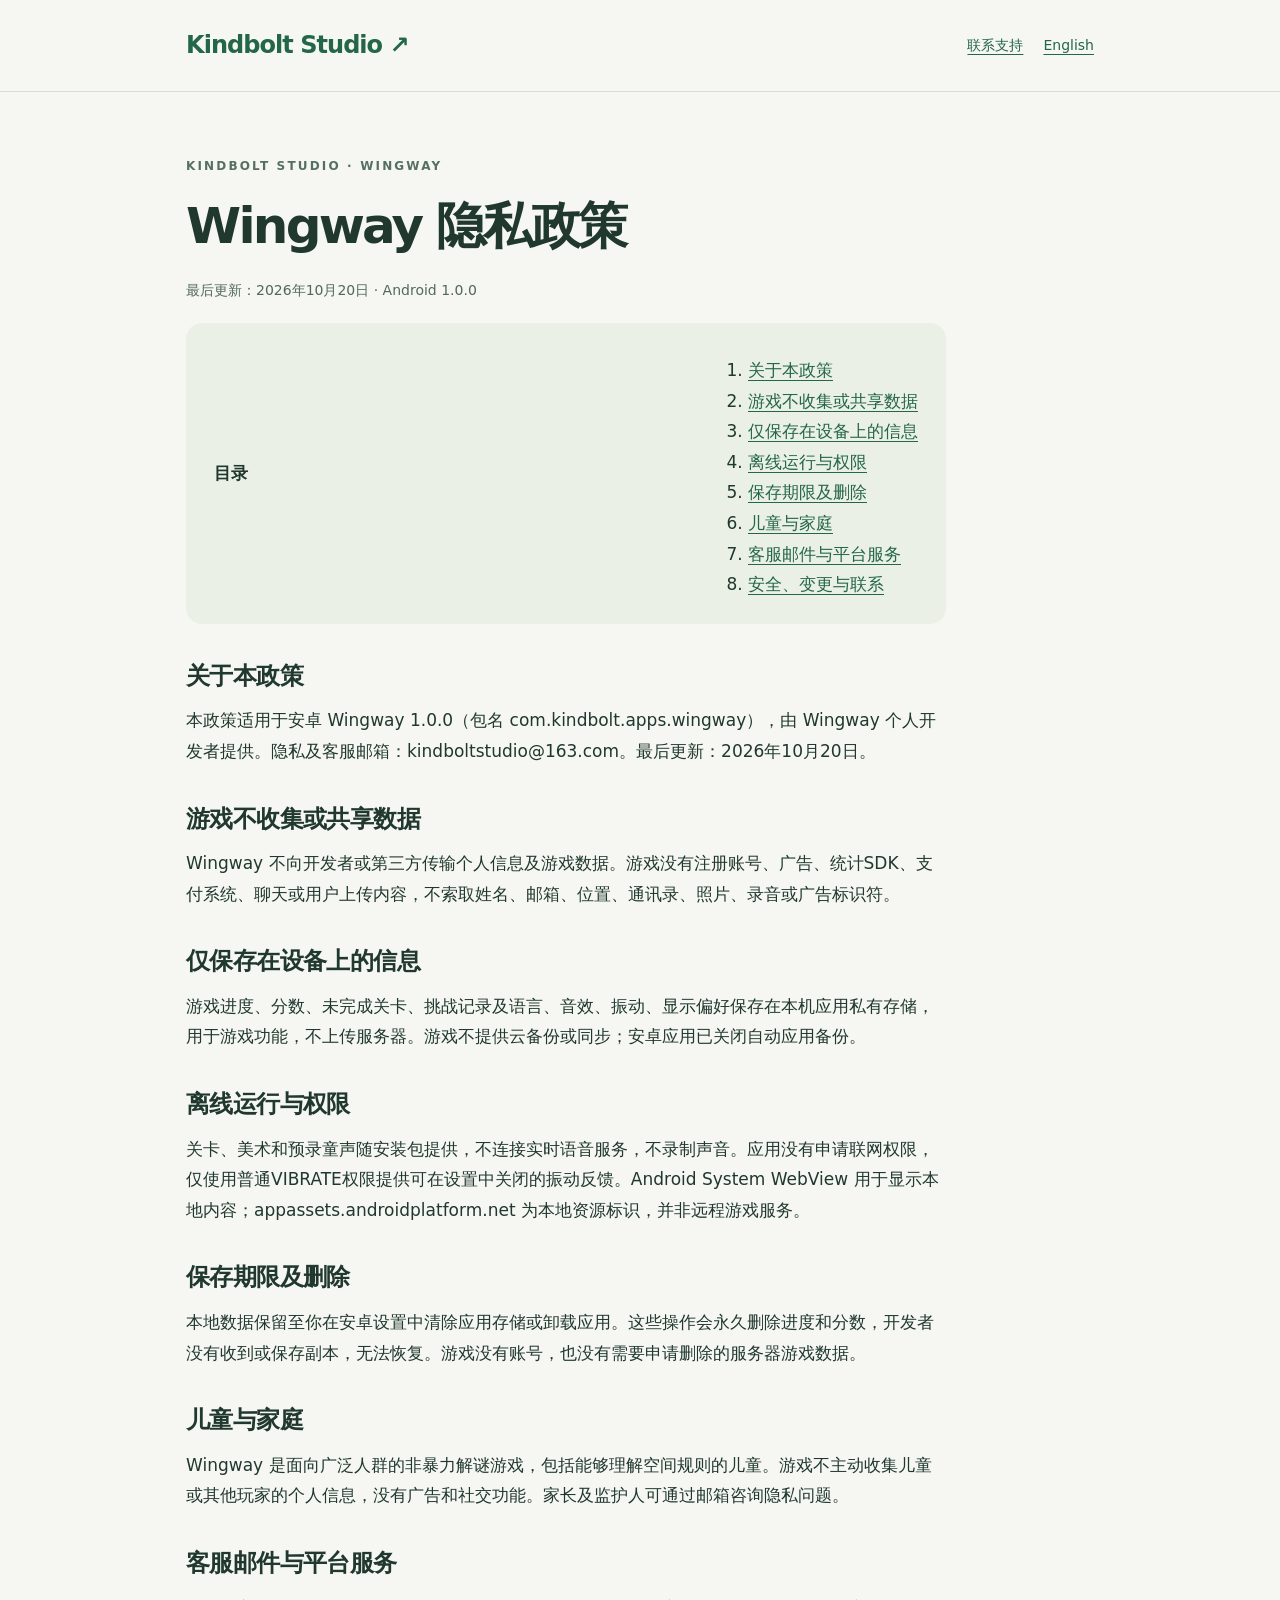
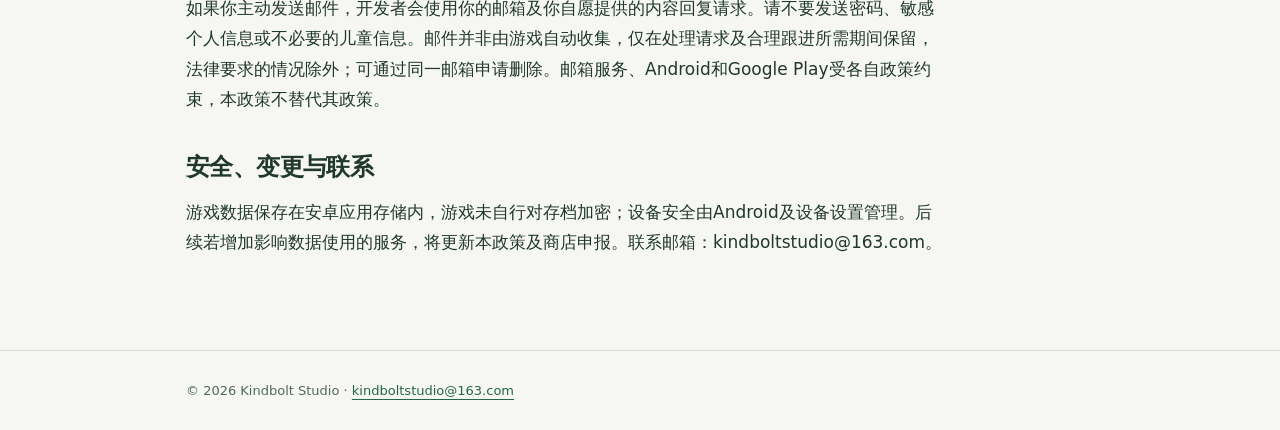
<file: privacy/wingway/zh.html>
<!doctype html>
<html lang="zh-CN"><head><meta charset="utf-8"><meta name="viewport" content="width=device-width, initial-scale=1"><meta name="description" content="Wingway 隐私政策 — Kindbolt Studio game privacy and support."><title>Wingway 隐私政策 | Kindbolt Studio</title><link rel="stylesheet" href="../../assets/style.css"></head><body><header><div class="wrap"><nav aria-label="主导航"><a class="brand" href="../../zh.html">Kindbolt Studio<span aria-hidden="true"> ↗</span></a><div class="links"><a href="mailto:kindboltstudio@163.com">联系支持</a><a href="index.html" lang="en">English</a></div></nav></div></header><main><div class="wrap"><article class="policy"><p class="eyebrow">Kindbolt Studio · Wingway</p><h1>Wingway 隐私政策</h1><p class="meta">最后更新：2026年10月20日 · Android 1.0.0</p><nav class="toc" aria-label="政策目录"><strong>目录</strong><ol>
<li><a href="#section-1">关于本政策</a></li>
<li><a href="#section-2">游戏不收集或共享数据</a></li>
<li><a href="#section-3">仅保存在设备上的信息</a></li>
<li><a href="#section-4">离线运行与权限</a></li>
<li><a href="#section-5">保存期限及删除</a></li>
<li><a href="#section-6">儿童与家庭</a></li>
<li><a href="#section-7">客服邮件与平台服务</a></li>
<li><a href="#section-8">安全、变更与联系</a></li>
</ol></nav><section id="section-1">
<h2>关于本政策</h2>
<p>本政策适用于安卓 Wingway 1.0.0（包名 com.kindbolt.apps.wingway），由 Wingway 个人开发者提供。隐私及客服邮箱：kindboltstudio@163.com。最后更新：2026年10月20日。</p>
</section>
<section id="section-2">
<h2>游戏不收集或共享数据</h2>
<p>Wingway 不向开发者或第三方传输个人信息及游戏数据。游戏没有注册账号、广告、统计SDK、支付系统、聊天或用户上传内容，不索取姓名、邮箱、位置、通讯录、照片、录音或广告标识符。</p>
</section>
<section id="section-3">
<h2>仅保存在设备上的信息</h2>
<p>游戏进度、分数、未完成关卡、挑战记录及语言、音效、振动、显示偏好保存在本机应用私有存储，用于游戏功能，不上传服务器。游戏不提供云备份或同步；安卓应用已关闭自动应用备份。</p>
</section>
<section id="section-4">
<h2>离线运行与权限</h2>
<p>关卡、美术和预录童声随安装包提供，不连接实时语音服务，不录制声音。应用没有申请联网权限，仅使用普通VIBRATE权限提供可在设置中关闭的振动反馈。Android System WebView 用于显示本地内容；appassets.androidplatform.net 为本地资源标识，并非远程游戏服务。</p>
</section>
<section id="section-5">
<h2>保存期限及删除</h2>
<p>本地数据保留至你在安卓设置中清除应用存储或卸载应用。这些操作会永久删除进度和分数，开发者没有收到或保存副本，无法恢复。游戏没有账号，也没有需要申请删除的服务器游戏数据。</p>
</section>
<section id="section-6">
<h2>儿童与家庭</h2>
<p>Wingway 是面向广泛人群的非暴力解谜游戏，包括能够理解空间规则的儿童。游戏不主动收集儿童或其他玩家的个人信息，没有广告和社交功能。家长及监护人可通过邮箱咨询隐私问题。</p>
</section>
<section id="section-7">
<h2>客服邮件与平台服务</h2>
<p>如果你主动发送邮件，开发者会使用你的邮箱及你自愿提供的内容回复请求。请不要发送密码、敏感个人信息或不必要的儿童信息。邮件并非由游戏自动收集，仅在处理请求及合理跟进所需期间保留，法律要求的情况除外；可通过同一邮箱申请删除。邮箱服务、Android和Google Play受各自政策约束，本政策不替代其政策。</p>
</section>
<section id="section-8">
<h2>安全、变更与联系</h2>
<p>游戏数据保存在安卓应用存储内，游戏未自行对存档加密；设备安全由Android及设备设置管理。后续若增加影响数据使用的服务，将更新本政策及商店申报。联系邮箱：kindboltstudio@163.com。</p>
</section>
</article></div></main><footer><div class="wrap">© 2026 Kindbolt Studio · <a href="mailto:kindboltstudio@163.com">kindboltstudio@163.com</a></div></footer></body></html>
</file>
<file: assets/style.css>
*{box-sizing:border-box}html{color-scheme:light}body{margin:0;background:#f6f7f2;color:#20382e;font:17px/1.8 system-ui,-apple-system,"Segoe UI",sans-serif}a{color:#246648;text-underline-offset:4px}a:hover{color:#102e21}a:focus-visible{outline:3px solid #bf7820;outline-offset:5px}.wrap{max-width:960px;margin:auto;padding:0 26px}header{border-bottom:1px solid #d6dfd5}nav{display:flex;align-items:center;justify-content:space-between;gap:20px;padding:24px 0}.brand{font-weight:750;letter-spacing:-.04em;text-decoration:none;font-size:24px}.links{display:flex;gap:20px;font-size:14px}main{padding:64px 0 72px}.eyebrow{font-size:12px;letter-spacing:.18em;text-transform:uppercase;color:#557063;font-weight:700}h1{font-size:clamp(36px,7vw,66px);line-height:1.12;letter-spacing:-.055em;margin:18px 0 24px}h2{font-size:24px;line-height:1.4;letter-spacing:-.025em;margin:36px 0 12px}p{margin:0 0 20px}.intro{max-width:640px;font-size:20px;color:#52685b}.card{background:#fff;border:1px solid #d6dfd5;border-radius:20px;padding:30px;margin:32px 0}.card h2{margin:0 0 12px}.policy{max-width:760px}.policy h1{font-size:clamp(34px,6vw,50px)}.policy section{scroll-margin-top:24px}.policy p{overflow-wrap:anywhere}.toc{background:#eaf0e6;border-radius:16px;padding:24px 28px}.toc ol{margin:8px 0 0;padding-left:22px}.meta{font-size:14px;color:#52685b}footer{border-top:1px solid #d6dfd5;padding:28px 0;font-size:13px;color:#52685b}@media(max-width:520px){nav{align-items:flex-start;flex-direction:column;gap:8px}main{padding:38px 0 48px}.wrap{padding:0 20px}.card{padding:23px}}
</file>
<file: privacy/poly-rings/style.css>
body{margin:0;background:#f4f8f6;color:#20354b;font:17px/1.7 system-ui,sans-serif}.wrap{max-width:900px;margin:auto;padding:24px}nav,.links{display:flex;gap:24px;flex-wrap:wrap}a{color:#146b65}h1{font-size:36px;line-height:1.2}h2{font-size:23px}.policy{background:white;border-radius:20px;padding:28px}.eyebrow,.meta{color:#52636f}section{margin-top:30px}footer{border-top:1px solid #d9e2dd}@media(max-width:500px){.wrap{padding:16px}.policy{padding:20px}h1{font-size:28px}}
</file>
